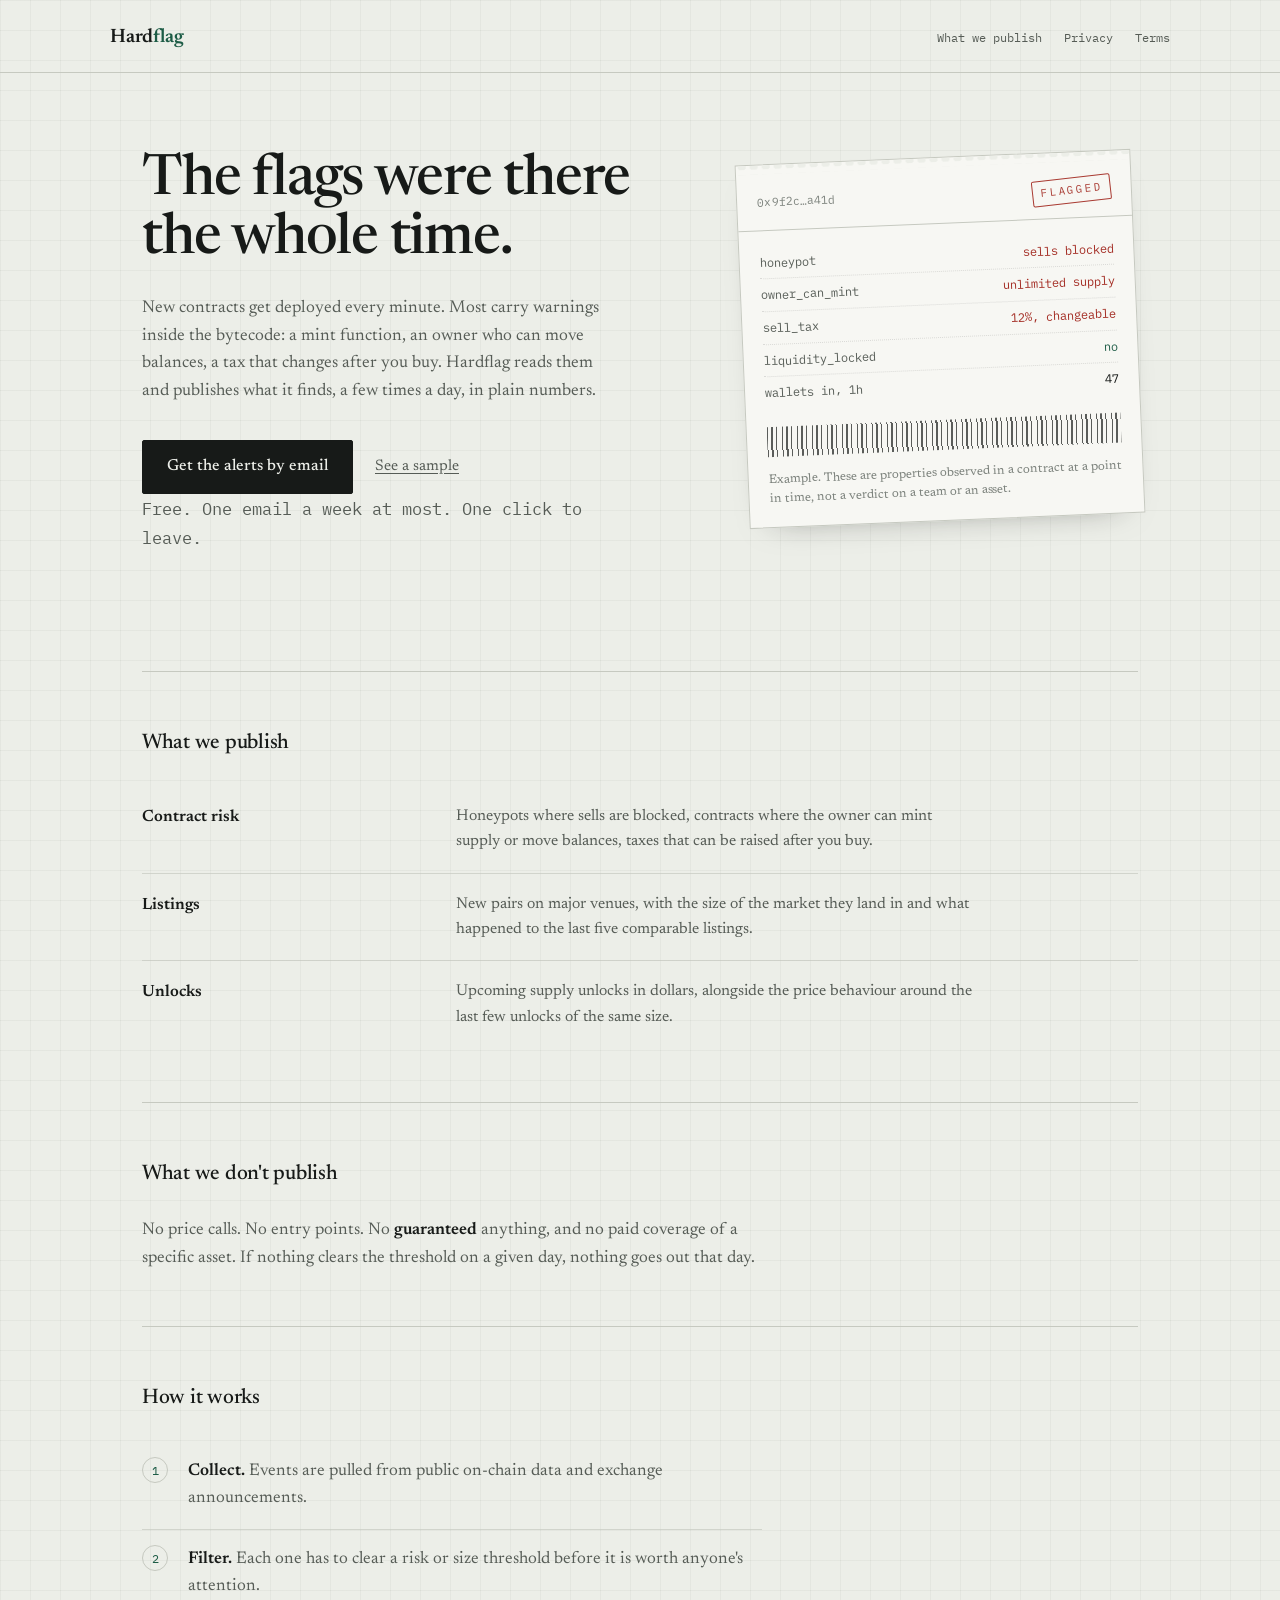
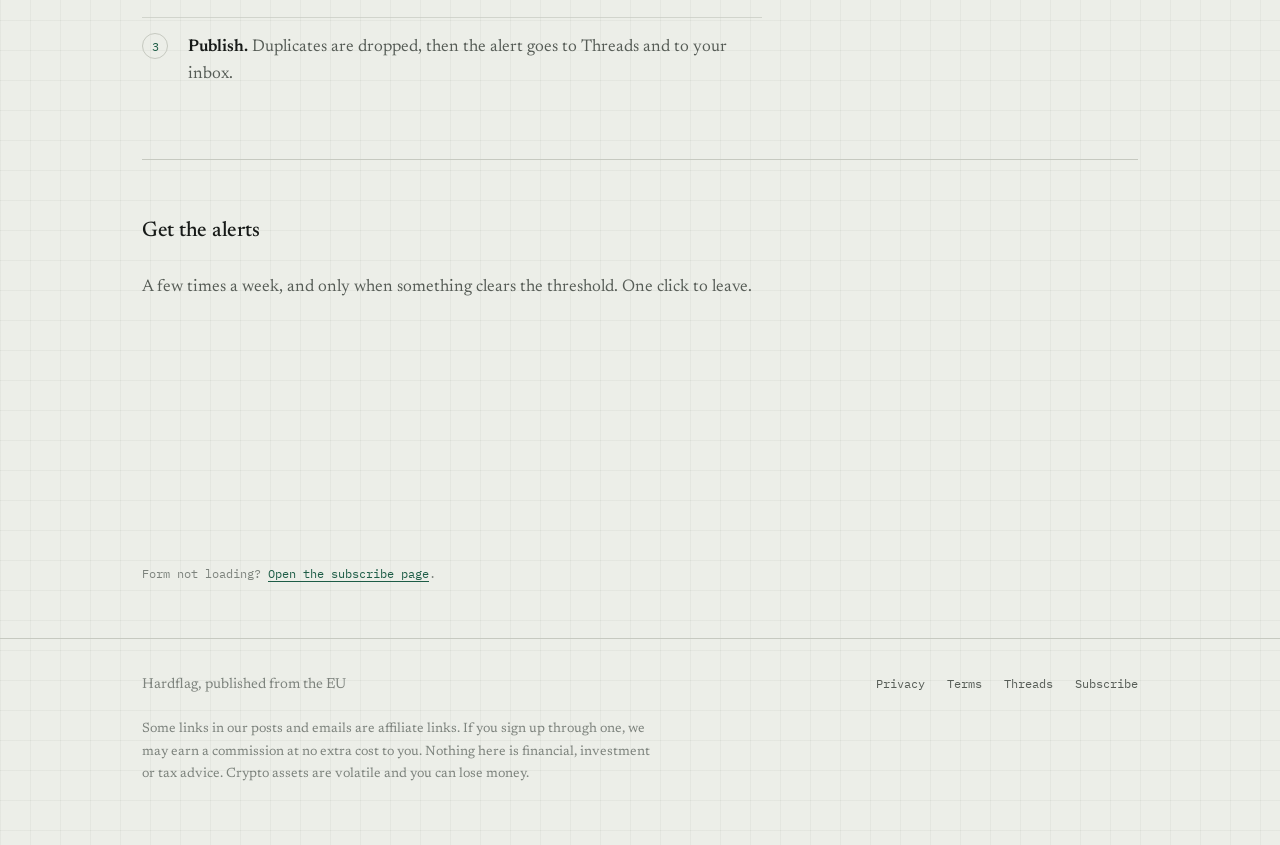
<file: index.html>
<!doctype html>
<html lang="en">
<head>
<meta charset="utf-8">
<meta name="viewport" content="width=device-width, initial-scale=1">
<title>Hardflag — what the contract says before you touch it</title>
<meta name="description" content="New contracts carry warnings in the bytecode: mint functions, hidden owners, taxes that change after you buy. Hardflag reads them and publishes what it finds.">
<meta name="theme-color" content="#eceee8">
<meta property="og:title" content="Hardflag">
<meta property="og:description" content="Contract risk, exchange listings and unlock schedules, read from the source and published as plain numbers.">
<meta property="og:type" content="website">
<link rel="preconnect" href="https://fonts.googleapis.com">
<link rel="preconnect" href="https://fonts.gstatic.com" crossorigin>
<link rel="stylesheet" href="assets/style.css">
<link rel="icon" href="data:image/svg+xml,<svg xmlns='http://www.w3.org/2000/svg' viewBox='0 0 100 100'><rect width='100' height='100' fill='%23eceee8'/><path d='M26 24h48v10H26zm0 21h48v10H26zm0 21h30v10H26z' fill='%23171a18'/></svg>">
</head>
<body>

<header>
  <div class="sheet masthead">
    <a class="wordmark" href="./">Hard<span>flag</span></a>
    <nav>
      <a href="#published">What we publish</a>
      <a href="privacy.html">Privacy</a>
      <a href="terms.html">Terms</a>
    </nav>
  </div>
</header>

<main class="sheet">

  <div class="hero">

    <div class="hero-copy">
      <h1>The flags were there the whole time.</h1>
      <p>
        New contracts get deployed every minute. Most carry warnings inside the
        bytecode: a mint function, an owner who can move balances, a tax that
        changes after you buy. Hardflag reads them and publishes what it
        finds, a few times a day, in plain numbers.
      </p>
      <div class="actions">
        <a class="button" href="#subscribe">Get the alerts by email</a>
        <a class="quiet-link" href="#sample">See a sample</a>
      </div>
      <p class="note">
        Free. One email a week at most. One click to leave.
      </p>
    </div>

    <figure class="docket" id="sample">
      <div class="docket-head">
        <span class="docket-id">0x9f2c…a41d</span>
        <span class="stamp">flagged</span>
      </div>
      <dl class="fields">
        <div><dt>honeypot</dt><dd class="bad">sells blocked</dd></div>
        <div><dt>owner_can_mint</dt><dd class="bad">unlimited supply</dd></div>
        <div><dt>sell_tax</dt><dd class="bad">12%, changeable</dd></div>
        <div><dt>liquidity_locked</dt><dd class="ok">no</dd></div>
        <div><dt>wallets in, 1h</dt><dd>47</dd></div>
      </dl>
      <div class="barcode" aria-hidden="true"></div>
      <figcaption>
        Example. These are properties observed in a contract at a point in time,
        not a verdict on a team or an asset.
      </figcaption>
    </figure>

  </div>

  <section class="block" id="published">
    <h2>What we publish</h2>
    <div class="rows">

      <div class="row">
        <h3>Contract risk</h3>
        <p>
          Honeypots where sells are blocked, contracts where the owner can mint
          supply or move balances, taxes that can be raised after you buy.
        </p>
      </div>

      <div class="row">
        <h3>Listings</h3>
        <p>
          New pairs on major venues, with the size of the market they land in and
          what happened to the last five comparable listings.
        </p>
      </div>

      <div class="row">
        <h3>Unlocks</h3>
        <p>
          Upcoming supply unlocks in dollars, alongside the price behaviour around
          the last few unlocks of the same size.
        </p>
      </div>

    </div>
  </section>

  <section class="block">
    <h2>What we don't publish</h2>
    <p class="plain">
      No price calls. No entry points. No <strong>guaranteed</strong> anything, and
      no paid coverage of a specific asset. If nothing clears the threshold on a
      given day, nothing goes out that day.
    </p>
  </section>

  <section class="block">
    <h2>How it works</h2>
    <ol class="steps">
      <li>
        <b>Collect.</b> Events are pulled from public on-chain data and exchange
        announcements.
      </li>
      <li>
        <b>Filter.</b> Each one has to clear a risk or size threshold before it is
        worth anyone's attention.
      </li>
      <li>
        <b>Publish.</b> Duplicates are dropped, then the alert goes to Threads and
        to your inbox.
      </li>
    </ol>
  </section>

  <section class="block subscribe" id="subscribe">
    <h2>Get the alerts</h2>
    <p class="plain">
      A few times a week, and only when something clears the threshold. One click
      to leave.
    </p>
    <div class="embed">
      <script async src="https://subscribe-forms.beehiiv.com/v3/loader.js" data-beehiiv-form="a1565113-5b4b-4015-853c-84f62f2fb065"></script>
    </div>
    <p class="note">
      Form not loading? <a href="https://hardflag.beehiiv.com/subscribe">Open the subscribe page</a>.
    </p>
  </section>

</main>

<footer>
  <div class="sheet">
    <div class="foot">
      <span class="mark">Hardflag, published from the EU</span>
      <nav>
        <a href="privacy.html">Privacy</a>
        <a href="terms.html">Terms</a>
        <a href="https://www.threads.net/@hardflag.alerts">Threads</a>
        <a href="#subscribe">Subscribe</a>
      </nav>
    </div>
    <p class="disclosure">
      Some links in our posts and emails are affiliate links. If you sign up through
      one, we may earn a commission at no extra cost to you. Nothing here is
      financial, investment or tax advice. Crypto assets are volatile and you can
      lose money.
    </p>
  </div>
</footer>

</body>
</html>
</file>
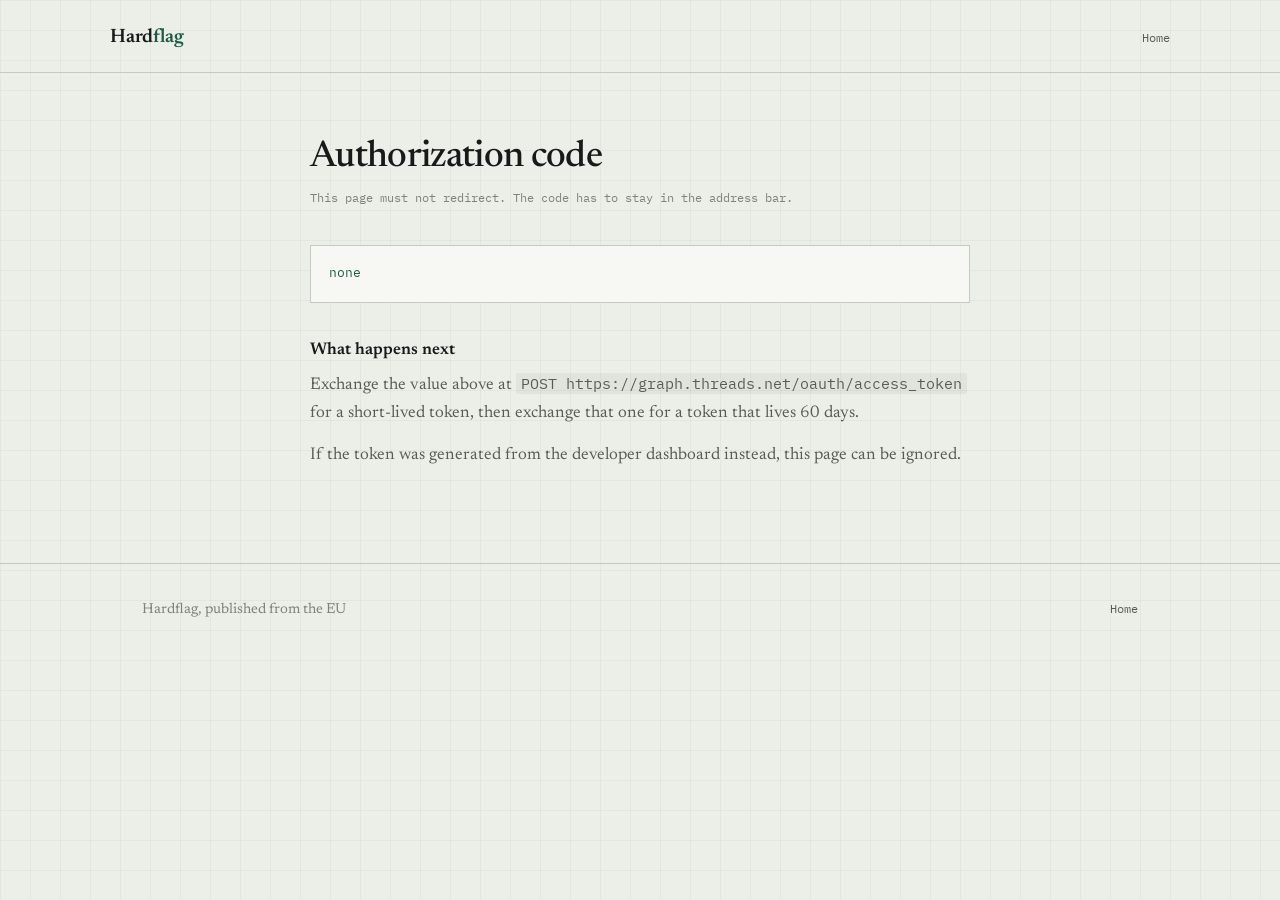
<file: callback.html>
<!doctype html>
<html lang="en">
<head>
<meta charset="utf-8">
<meta name="viewport" content="width=device-width, initial-scale=1">
<title>Authorization callback</title>
<meta name="robots" content="noindex, nofollow">
<meta name="theme-color" content="#eceee8">
<link rel="preconnect" href="https://fonts.googleapis.com">
<link rel="preconnect" href="https://fonts.gstatic.com" crossorigin>
<link rel="stylesheet" href="assets/style.css">
<link rel="icon" href="data:image/svg+xml,<svg xmlns='http://www.w3.org/2000/svg' viewBox='0 0 100 100'><rect width='100' height='100' fill='%23eceee8'/><path d='M26 24h48v10H26zm0 21h48v10H26zm0 21h30v10H26z' fill='%23171a18'/></svg>">
</head>
<body>

<header>
  <div class="sheet masthead">
    <a class="wordmark" href="./">Hard<span>flag</span></a>
    <nav>
      <a href="./">Home</a>
    </nav>
  </div>
</header>

<main class="sheet doc">

  <h1>Authorization code</h1>
  <p class="date">This page must not redirect. The code has to stay in the address bar.</p>

  <div class="code-out" id="out">none</div>

  <h2>What happens next</h2>
  <p>
    Exchange the value above at <code>POST https://graph.threads.net/oauth/access_token</code>
    for a short-lived token, then exchange that one for a token that lives 60 days.
  </p>
  <p>
    If the token was generated from the developer dashboard instead, this page can
    be ignored.
  </p>

</main>

<footer>
  <div class="sheet">
    <div class="foot">
      <span class="mark">Hardflag, published from the EU</span>
      <nav>
        <a href="./">Home</a>
      </nav>
    </div>
  </div>
</footer>

<script>
const code = new URLSearchParams(location.search).get('code');
document.getElementById('out').textContent = code || 'none';
</script>
</body>
</html>
</file>
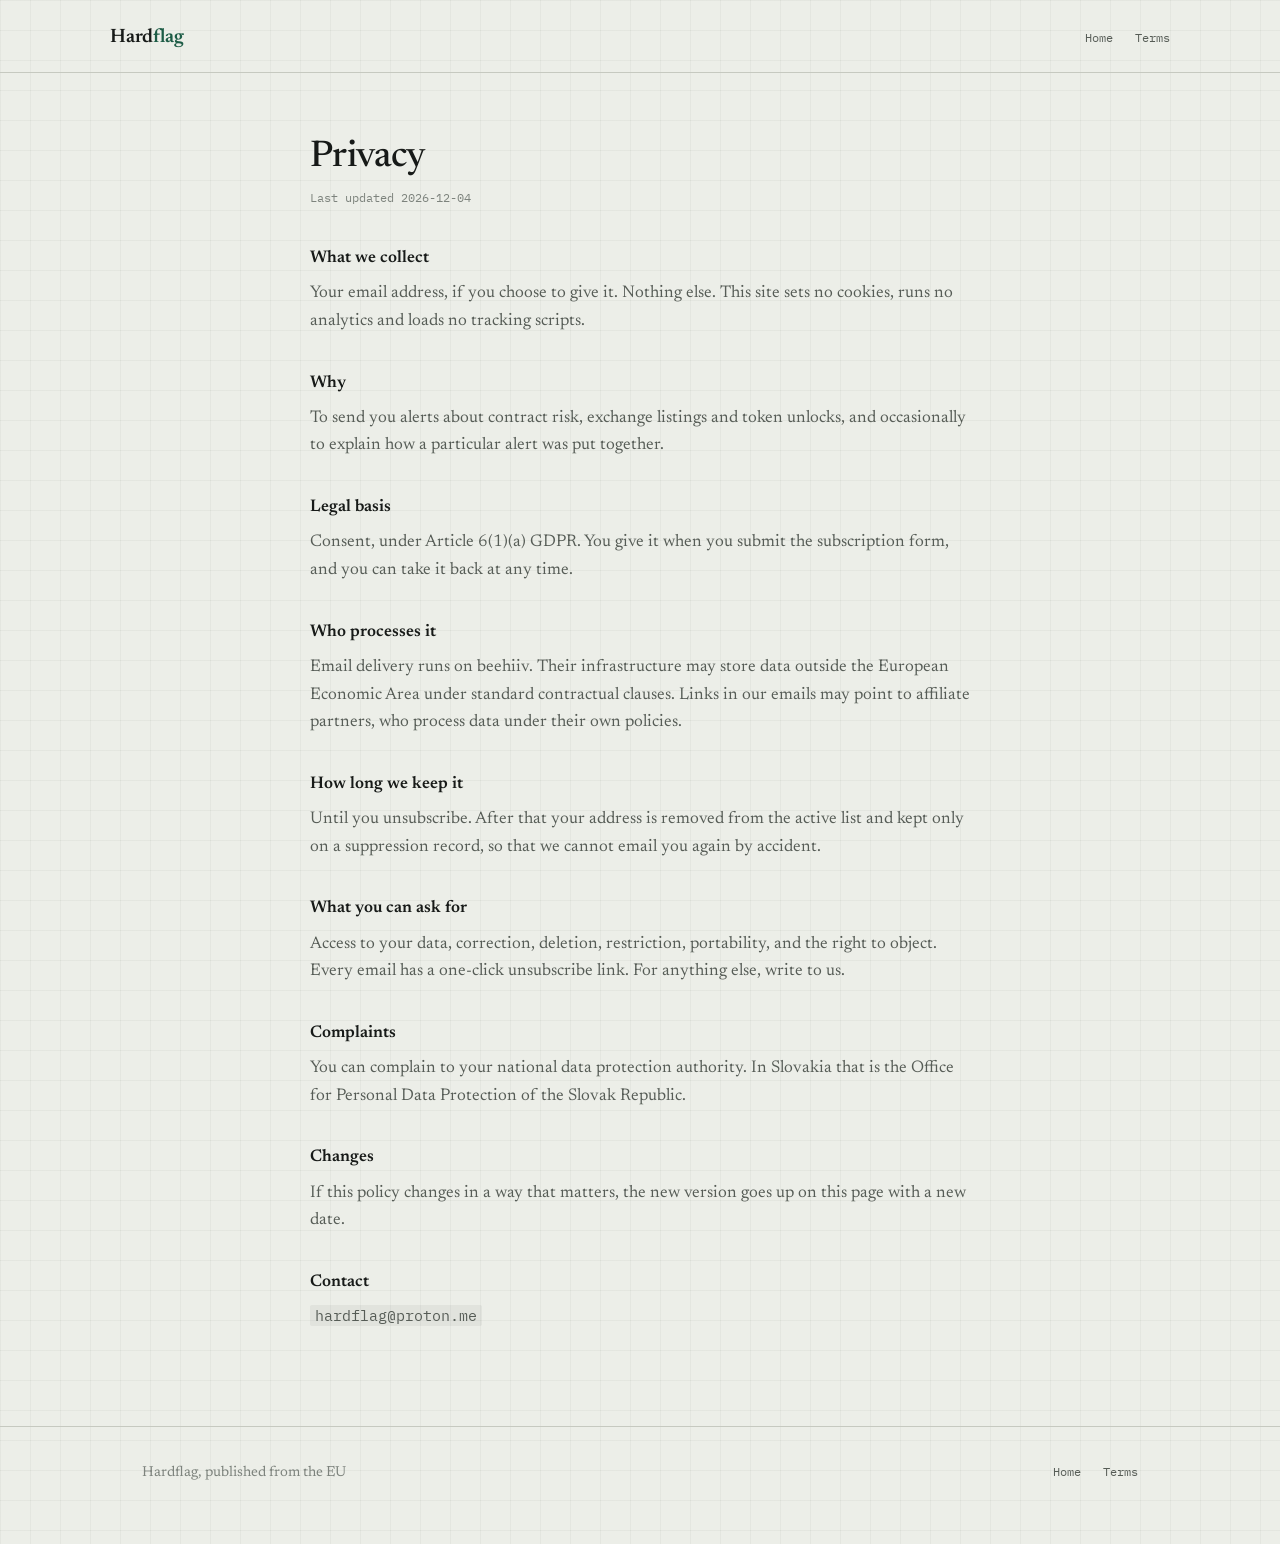
<file: privacy.html>
<!doctype html>
<html lang="en">
<head>
<meta charset="utf-8">
<meta name="viewport" content="width=device-width, initial-scale=1">
<title>Privacy — Hardflag</title>
<meta name="description" content="What Hardflag collects, why, and how to make it stop.">
<meta name="theme-color" content="#eceee8">
<link rel="preconnect" href="https://fonts.googleapis.com">
<link rel="preconnect" href="https://fonts.gstatic.com" crossorigin>
<link rel="stylesheet" href="assets/style.css">
<link rel="icon" href="data:image/svg+xml,<svg xmlns='http://www.w3.org/2000/svg' viewBox='0 0 100 100'><rect width='100' height='100' fill='%23eceee8'/><path d='M26 24h48v10H26zm0 21h48v10H26zm0 21h30v10H26z' fill='%23171a18'/></svg>">
</head>
<body>

<header>
  <div class="sheet masthead">
    <a class="wordmark" href="./">Hard<span>flag</span></a>
    <nav>
      <a href="./">Home</a>
      <a href="terms.html">Terms</a>
    </nav>
  </div>
</header>

<main class="sheet doc">

  <h1>Privacy</h1>
  <p class="date">Last updated <span id="d"></span></p>

  <h2>What we collect</h2>
  <p>
    Your email address, if you choose to give it. Nothing else. This site sets no
    cookies, runs no analytics and loads no tracking scripts.
  </p>

  <h2>Why</h2>
  <p>
    To send you alerts about contract risk, exchange listings and token unlocks,
    and occasionally to explain how a particular alert was put together.
  </p>

  <h2>Legal basis</h2>
  <p>
    Consent, under Article 6(1)(a) GDPR. You give it when you submit the
    subscription form, and you can take it back at any time.
  </p>

  <h2>Who processes it</h2>
  <p>
    Email delivery runs on beehiiv. Their infrastructure may store data outside the
    European Economic Area under standard contractual clauses. Links in our emails
    may point to affiliate partners, who process data under their own policies.
  </p>

  <h2>How long we keep it</h2>
  <p>
    Until you unsubscribe. After that your address is removed from the active list
    and kept only on a suppression record, so that we cannot email you again by
    accident.
  </p>

  <h2>What you can ask for</h2>
  <p>
    Access to your data, correction, deletion, restriction, portability, and the
    right to object. Every email has a one-click unsubscribe link. For anything
    else, write to us.
  </p>

  <h2>Complaints</h2>
  <p>
    You can complain to your national data protection authority. In Slovakia that
    is the Office for Personal Data Protection of the Slovak Republic.
  </p>

  <h2>Changes</h2>
  <p>
    If this policy changes in a way that matters, the new version goes up on this
    page with a new date.
  </p>

  <h2>Contact</h2>
  <p><code>hardflag@proton.me</code></p>

</main>

<footer>
  <div class="sheet">
    <div class="foot">
      <span class="mark">Hardflag, published from the EU</span>
      <nav>
        <a href="./">Home</a>
        <a href="terms.html">Terms</a>
      </nav>
    </div>
  </div>
</footer>

<script>document.getElementById('d').textContent = new Date().toISOString().slice(0, 10);</script>
</body>
</html>
</file>
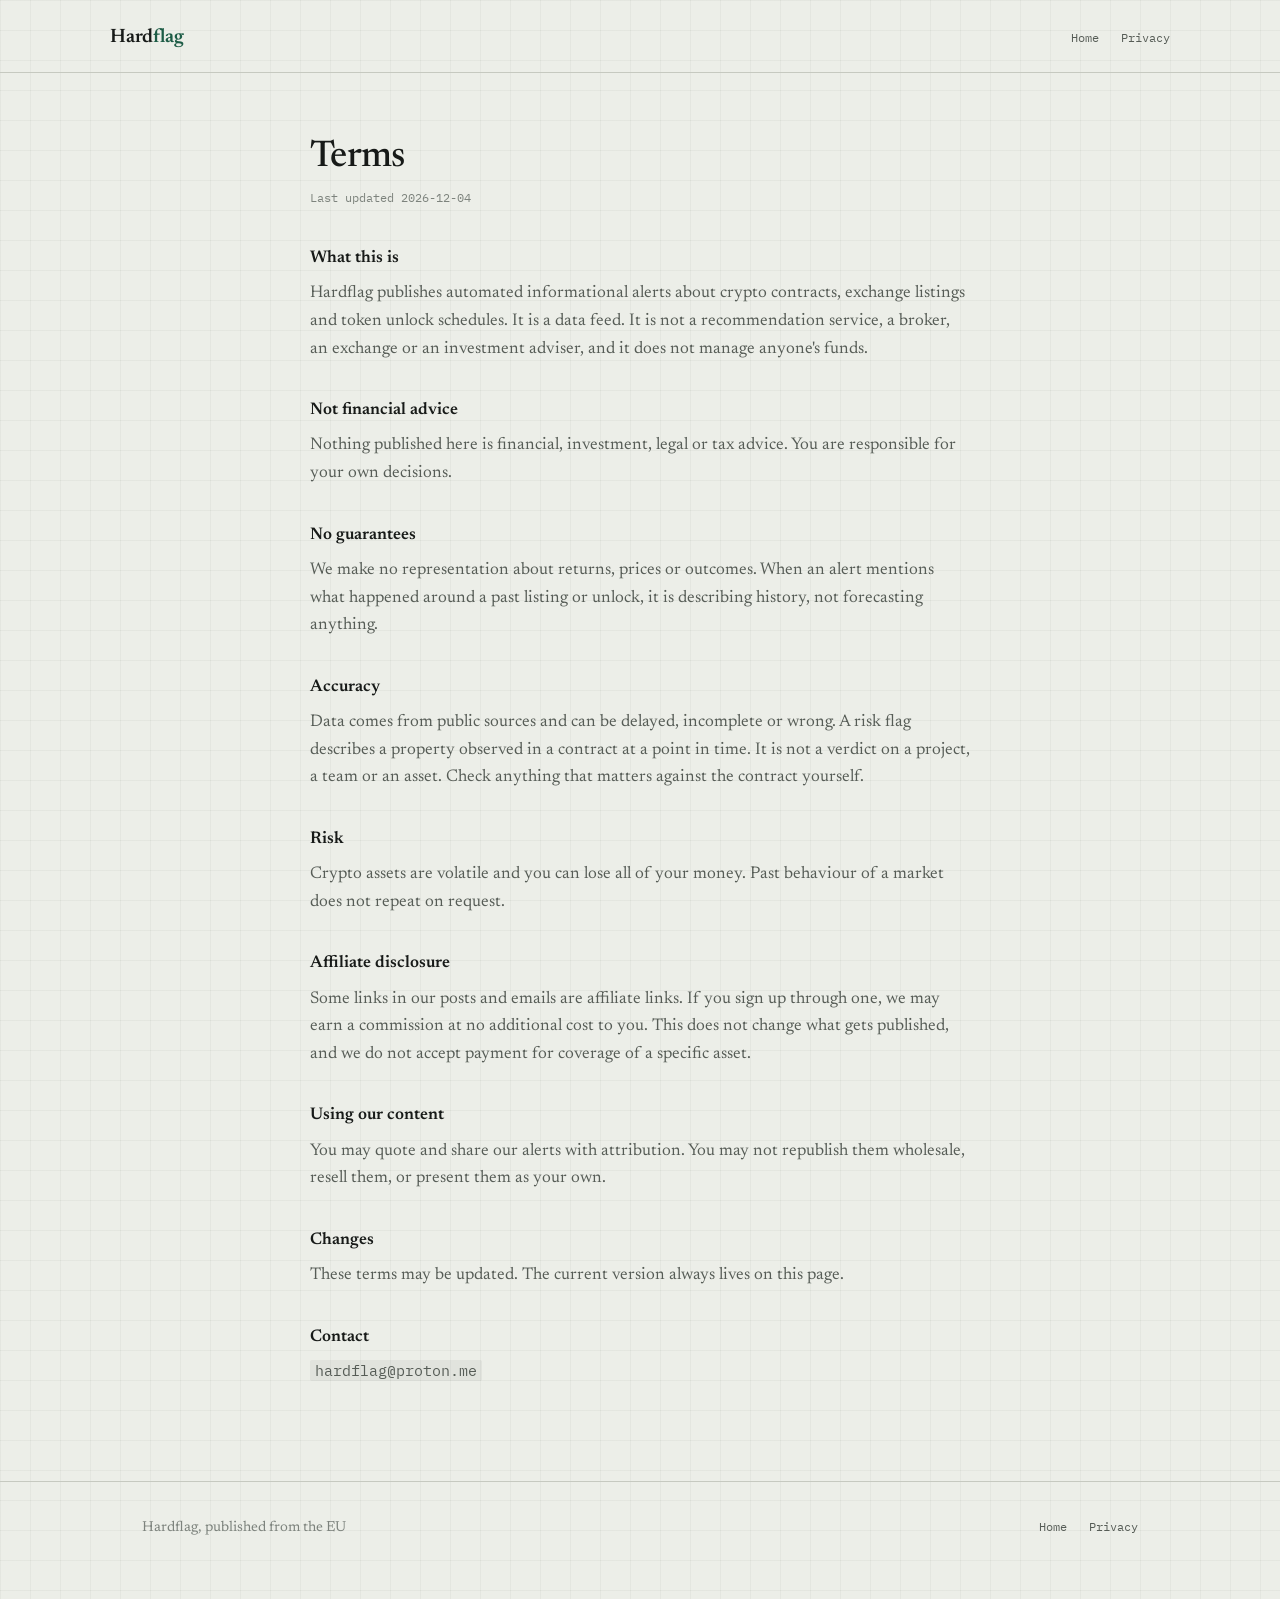
<file: terms.html>
<!doctype html>
<html lang="en">
<head>
<meta charset="utf-8">
<meta name="viewport" content="width=device-width, initial-scale=1">
<title>Terms — Hardflag</title>
<meta name="description" content="What Hardflag is, and what it is not.">
<meta name="theme-color" content="#eceee8">
<link rel="preconnect" href="https://fonts.googleapis.com">
<link rel="preconnect" href="https://fonts.gstatic.com" crossorigin>
<link rel="stylesheet" href="assets/style.css">
<link rel="icon" href="data:image/svg+xml,<svg xmlns='http://www.w3.org/2000/svg' viewBox='0 0 100 100'><rect width='100' height='100' fill='%23eceee8'/><path d='M26 24h48v10H26zm0 21h48v10H26zm0 21h30v10H26z' fill='%23171a18'/></svg>">
</head>
<body>

<header>
  <div class="sheet masthead">
    <a class="wordmark" href="./">Hard<span>flag</span></a>
    <nav>
      <a href="./">Home</a>
      <a href="privacy.html">Privacy</a>
    </nav>
  </div>
</header>

<main class="sheet doc">

  <h1>Terms</h1>
  <p class="date">Last updated <span id="d"></span></p>

  <h2>What this is</h2>
  <p>
    Hardflag publishes automated informational alerts about crypto contracts,
    exchange listings and token unlock schedules. It is a data feed. It is not a
    recommendation service, a broker, an exchange or an investment adviser, and it
    does not manage anyone's funds.
  </p>

  <h2>Not financial advice</h2>
  <p>
    Nothing published here is financial, investment, legal or tax advice. You are
    responsible for your own decisions.
  </p>

  <h2>No guarantees</h2>
  <p>
    We make no representation about returns, prices or outcomes. When an alert
    mentions what happened around a past listing or unlock, it is describing history,
    not forecasting anything.
  </p>

  <h2>Accuracy</h2>
  <p>
    Data comes from public sources and can be delayed, incomplete or wrong. A risk
    flag describes a property observed in a contract at a point in time. It is not
    a verdict on a project, a team or an asset. Check anything that matters against
    the contract yourself.
  </p>

  <h2>Risk</h2>
  <p>
    Crypto assets are volatile and you can lose all of your money. Past behaviour of
    a market does not repeat on request.
  </p>

  <h2>Affiliate disclosure</h2>
  <p>
    Some links in our posts and emails are affiliate links. If you sign up through
    one, we may earn a commission at no additional cost to you. This does not change
    what gets published, and we do not accept payment for coverage of a specific
    asset.
  </p>

  <h2>Using our content</h2>
  <p>
    You may quote and share our alerts with attribution. You may not republish them
    wholesale, resell them, or present them as your own.
  </p>

  <h2>Changes</h2>
  <p>
    These terms may be updated. The current version always lives on this page.
  </p>

  <h2>Contact</h2>
  <p><code>hardflag@proton.me</code></p>

</main>

<footer>
  <div class="sheet">
    <div class="foot">
      <span class="mark">Hardflag, published from the EU</span>
      <nav>
        <a href="./">Home</a>
        <a href="privacy.html">Privacy</a>
      </nav>
    </div>
  </div>
</footer>

<script>document.getElementById('d').textContent = new Date().toISOString().slice(0, 10);</script>
</body>
</html>
</file>
<file: assets/style.css>
@import url("https://fonts.googleapis.com/css2?family=Newsreader:ital,opsz,wght@0,6..72,300..600;1,6..72,300..500&family=IBM+Plex+Mono:wght@400;500&display=swap");

:root {
  --paper: #eceee8;
  --panel: #f7f7f3;
  --ink: #171a18;
  --muted: #565c56;
  --faint: #7d837d;
  --rule: #c6c9c0;
  --pine: #1d5c46;
  --stamp: #a32b22;
  --serif: "Newsreader", Georgia, "Times New Roman", serif;
  --mono: "IBM Plex Mono", ui-monospace, SFMono-Regular, Menlo, monospace;
  --gutter: 32px;
}

*,
*::before,
*::after {
  box-sizing: border-box;
}

html {
  -webkit-text-size-adjust: 100%;
}

body {
  margin: 0;
  background-color: var(--paper);
  background-image:
    linear-gradient(to right, rgba(23, 26, 24, 0.04) 1px, transparent 1px),
    linear-gradient(to bottom, rgba(23, 26, 24, 0.04) 1px, transparent 1px);
  background-size: 30px 30px;
  color: var(--ink);
  font-family: var(--serif);
  font-size: 1.0625rem;
  line-height: 1.62;
  font-optical-sizing: auto;
  -webkit-font-smoothing: antialiased;
}

::selection {
  background: rgba(29, 92, 70, 0.16);
}

a {
  color: var(--ink);
  text-decoration-thickness: 1px;
  text-underline-offset: 3px;
}

a:hover {
  color: var(--pine);
}

:focus-visible {
  outline: 2px solid var(--pine);
  outline-offset: 3px;
}

.sheet {
  max-width: 1060px;
  margin: 0 auto;
  padding: 0 var(--gutter);
}

header {
  border-bottom: 1px solid var(--rule);
}

.masthead {
  display: flex;
  align-items: baseline;
  justify-content: space-between;
  gap: 24px;
  padding: 22px 0 18px;
}

.wordmark {
  font-family: var(--serif);
  font-size: 1.22rem;
  font-weight: 600;
  letter-spacing: -0.01em;
  text-decoration: none;
  color: var(--ink);
}

.wordmark span {
  color: var(--pine);
}

.masthead nav {
  display: flex;
  gap: 22px;
}

.masthead nav a {
  font-family: var(--mono);
  font-size: 0.78rem;
  color: var(--muted);
  text-decoration: none;
}

.masthead nav a:hover {
  color: var(--ink);
  text-decoration: underline;
}

.hero {
  display: grid;
  grid-template-columns: minmax(0, 1.15fr) minmax(0, 0.85fr);
  gap: 64px;
  align-items: start;
  padding: 78px 0 84px;
}

.hero-copy h1 {
  font-size: clamp(2.15rem, 5.2vw, 3.55rem);
  line-height: 1.04;
  letter-spacing: -0.022em;
  font-weight: 500;
  margin: 0 0 26px;
  max-width: 16ch;
}

.hero-copy p {
  margin: 0 0 34px;
  max-width: 48ch;
  color: var(--muted);
  font-size: 1.075rem;
}

.actions {
  display: flex;
  flex-wrap: wrap;
  align-items: center;
  gap: 22px;
}

.button {
  display: inline-block;
  padding: 13px 24px;
  background: var(--ink);
  color: var(--paper);
  font-family: var(--serif);
  font-size: 1rem;
  font-weight: 500;
  text-decoration: none;
  border: 1px solid var(--ink);
  border-radius: 2px;
  transition: background 0.15s ease, color 0.15s ease;
}

.button:hover {
  background: var(--pine);
  border-color: var(--pine);
  color: var(--paper);
}

.quiet-link {
  font-size: 0.95rem;
  color: var(--muted);
}

.note {
  margin: 26px 0 0;
  font-family: var(--mono);
  font-size: 0.75rem;
  line-height: 1.7;
  color: var(--faint);
  max-width: 46ch;
}

.docket {
  position: relative;
  margin: 6px 0 0;
  background: var(--panel);
  border: 1px solid var(--rule);
  box-shadow: 0 14px 34px -26px rgba(23, 26, 24, 0.55);
  padding: 0 0 18px;
  transform: rotate(-2.4deg);
  animation: settle 700ms cubic-bezier(0.22, 0.7, 0.2, 1) both;
}

@keyframes settle {
  from {
    opacity: 0;
    transform: rotate(-7deg) translateY(-10px);
  }
  to {
    opacity: 1;
    transform: rotate(-2.4deg) translateY(0);
  }
}

.docket::before {
  content: "";
  display: block;
  height: 9px;
  background-image: radial-gradient(circle at 6px 0, var(--paper) 4.4px, transparent 4.5px);
  background-size: 12px 9px;
  background-repeat: repeat-x;
}

.docket-head {
  display: flex;
  align-items: center;
  justify-content: space-between;
  gap: 12px;
  padding: 16px 20px 14px;
  border-bottom: 1px solid var(--rule);
}

.docket-id {
  font-family: var(--mono);
  font-size: 0.72rem;
  color: var(--faint);
  letter-spacing: 0.01em;
}

.stamp {
  font-family: var(--mono);
  font-size: 0.68rem;
  letter-spacing: 0.16em;
  text-transform: uppercase;
  color: var(--stamp);
  border: 1.5px solid var(--stamp);
  border-radius: 2px;
  padding: 3px 8px;
  transform: rotate(-4deg);
  opacity: 0.92;
}

.fields {
  margin: 0;
  padding: 16px 20px 14px;
}

.fields div {
  display: grid;
  grid-template-columns: 1fr auto;
  gap: 16px;
  padding: 6px 0;
  border-bottom: 1px dotted rgba(23, 26, 24, 0.13);
}

.fields div:last-child {
  border-bottom: 0;
}

.fields dt {
  font-family: var(--mono);
  font-size: 0.76rem;
  color: var(--muted);
}

.fields dd {
  margin: 0;
  font-family: var(--mono);
  font-size: 0.76rem;
  text-align: right;
  color: var(--ink);
}

.fields dd.bad {
  color: var(--stamp);
}

.fields dd.ok {
  color: var(--pine);
}

.barcode {
  height: 30px;
  margin: 4px 20px 14px;
  background-image: repeating-linear-gradient(
    90deg,
    var(--ink) 0 1px,
    transparent 1px 4px,
    var(--ink) 4px 6px,
    transparent 6px 9px,
    var(--ink) 9px 10px,
    transparent 10px 15px
  );
  opacity: 0.7;
}

.docket figcaption {
  padding: 0 20px;
  font-size: 0.76rem;
  line-height: 1.55;
  color: var(--faint);
}

.block {
  border-top: 1px solid var(--rule);
  padding: 54px 0;
}

.block h2 {
  font-size: 1.32rem;
  font-weight: 500;
  letter-spacing: -0.012em;
  margin: 0 0 26px;
}

.rows {
  margin: 0;
  padding: 0;
}

.row {
  display: grid;
  grid-template-columns: minmax(0, 0.42fr) minmax(0, 1fr);
  gap: 28px;
  padding: 18px 0;
  border-bottom: 1px solid rgba(198, 201, 192, 0.7);
}

.row:last-child {
  border-bottom: 0;
}

.row h3 {
  font-size: 1.02rem;
  font-weight: 600;
  margin: 0;
}

.row p {
  margin: 0;
  color: var(--muted);
  font-size: 0.98rem;
  max-width: 58ch;
}

.plain {
  margin: 0;
  max-width: 62ch;
  color: var(--muted);
}

.plain strong {
  color: var(--ink);
  font-weight: 600;
}

.steps {
  margin: 0;
  padding: 0;
  list-style: none;
  counter-reset: step;
  max-width: 62ch;
}

.steps li {
  counter-increment: step;
  position: relative;
  padding: 16px 0 16px 46px;
  border-bottom: 1px solid rgba(198, 201, 192, 0.7);
  color: var(--muted);
}

.steps li:last-child {
  border-bottom: 0;
}

.steps li::before {
  content: counter(step);
  position: absolute;
  left: 0;
  top: 15px;
  font-family: var(--mono);
  font-size: 0.78rem;
  color: var(--pine);
  width: 26px;
  height: 26px;
  border: 1px solid var(--rule);
  border-radius: 50%;
  display: grid;
  place-items: center;
}

.steps li b {
  color: var(--ink);
  font-weight: 600;
}

footer {
  border-top: 1px solid var(--rule);
  padding: 34px 0 60px;
}

.foot {
  display: flex;
  flex-wrap: wrap;
  gap: 16px 28px;
  align-items: baseline;
  justify-content: space-between;
}

.foot nav {
  display: flex;
  gap: 22px;
}

.foot a {
  font-family: var(--mono);
  font-size: 0.78rem;
  color: var(--muted);
  text-decoration: none;
}

.foot a:hover {
  color: var(--ink);
  text-decoration: underline;
}

.foot .mark {
  font-size: 0.9rem;
  color: var(--faint);
}

.disclosure {
  margin: 22px 0 0;
  max-width: 64ch;
  font-size: 0.84rem;
  line-height: 1.65;
  color: var(--faint);
}

.doc {
  padding: 64px 0 80px;
  max-width: 66ch;
}

.doc h1 {
  font-size: clamp(1.7rem, 4vw, 2.3rem);
  font-weight: 500;
  letter-spacing: -0.018em;
  line-height: 1.12;
  margin: 0 0 10px;
}

.doc .date {
  font-family: var(--mono);
  font-size: 0.74rem;
  color: var(--faint);
  margin: 0 0 38px;
}

.doc h2 {
  font-size: 1.06rem;
  font-weight: 600;
  margin: 34px 0 8px;
}

.doc p {
  margin: 0 0 14px;
  color: var(--muted);
}

.doc code {
  font-family: var(--mono);
  font-size: 0.86em;
  background: rgba(23, 26, 24, 0.05);
  padding: 1px 5px;
  border-radius: 2px;
}

.code-out {
  font-family: var(--mono);
  font-size: 0.82rem;
  line-height: 1.7;
  background: var(--panel);
  border: 1px solid var(--rule);
  padding: 16px 18px;
  min-height: 58px;
  word-break: break-all;
  white-space: pre-wrap;
  color: var(--pine);
}

.subscribe .embed {
  margin-top: 26px;
  max-width: 480px;
  min-height: 210px;
}

.subscribe .embed iframe {
  display: block;
  width: 100%;
  border: 0;
}

.subscribe .note a {
  color: var(--pine);
}

@media (max-width: 860px) {
  .hero {
    grid-template-columns: 1fr;
    gap: 46px;
    padding: 52px 0 60px;
  }

  .hero-copy h1 {
    max-width: 20ch;
  }

  .docket {
    transform: none;
    animation: none;
    max-width: 420px;
  }

  .row {
    grid-template-columns: 1fr;
    gap: 6px;
  }

  .block {
    padding: 42px 0;
  }
  .subscribe .embed iframe {
    height: auto;
  }
}

@media (max-width: 520px) {
  :root {
    --gutter: 20px;
  }

  .masthead nav {
    gap: 16px;
  }

  .actions {
    gap: 16px;
  }

  .button {
    width: 100%;
    text-align: center;
  }
}

@media (prefers-reduced-motion: reduce) {
  .docket {
    animation: none;
    transform: rotate(-2.4deg);
  }

  * {
    transition: none !important;
  }
}
</file>
